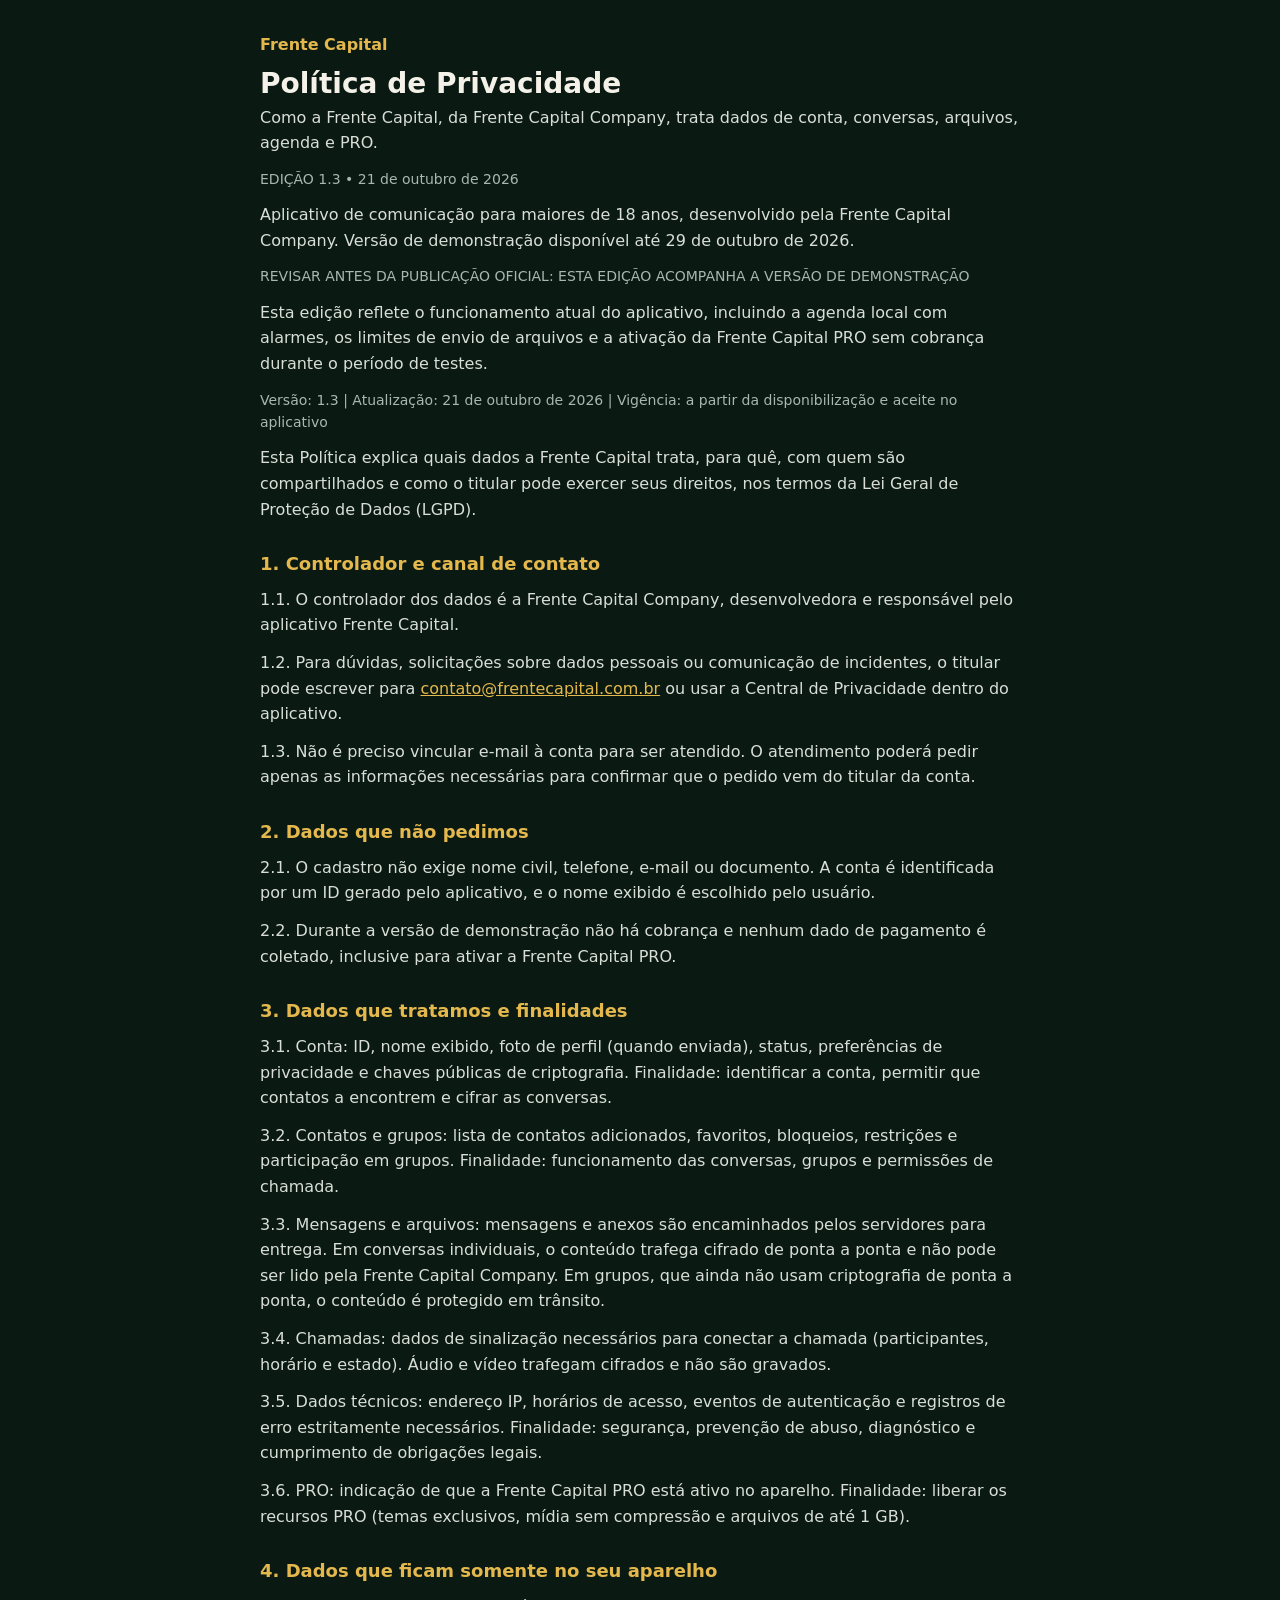
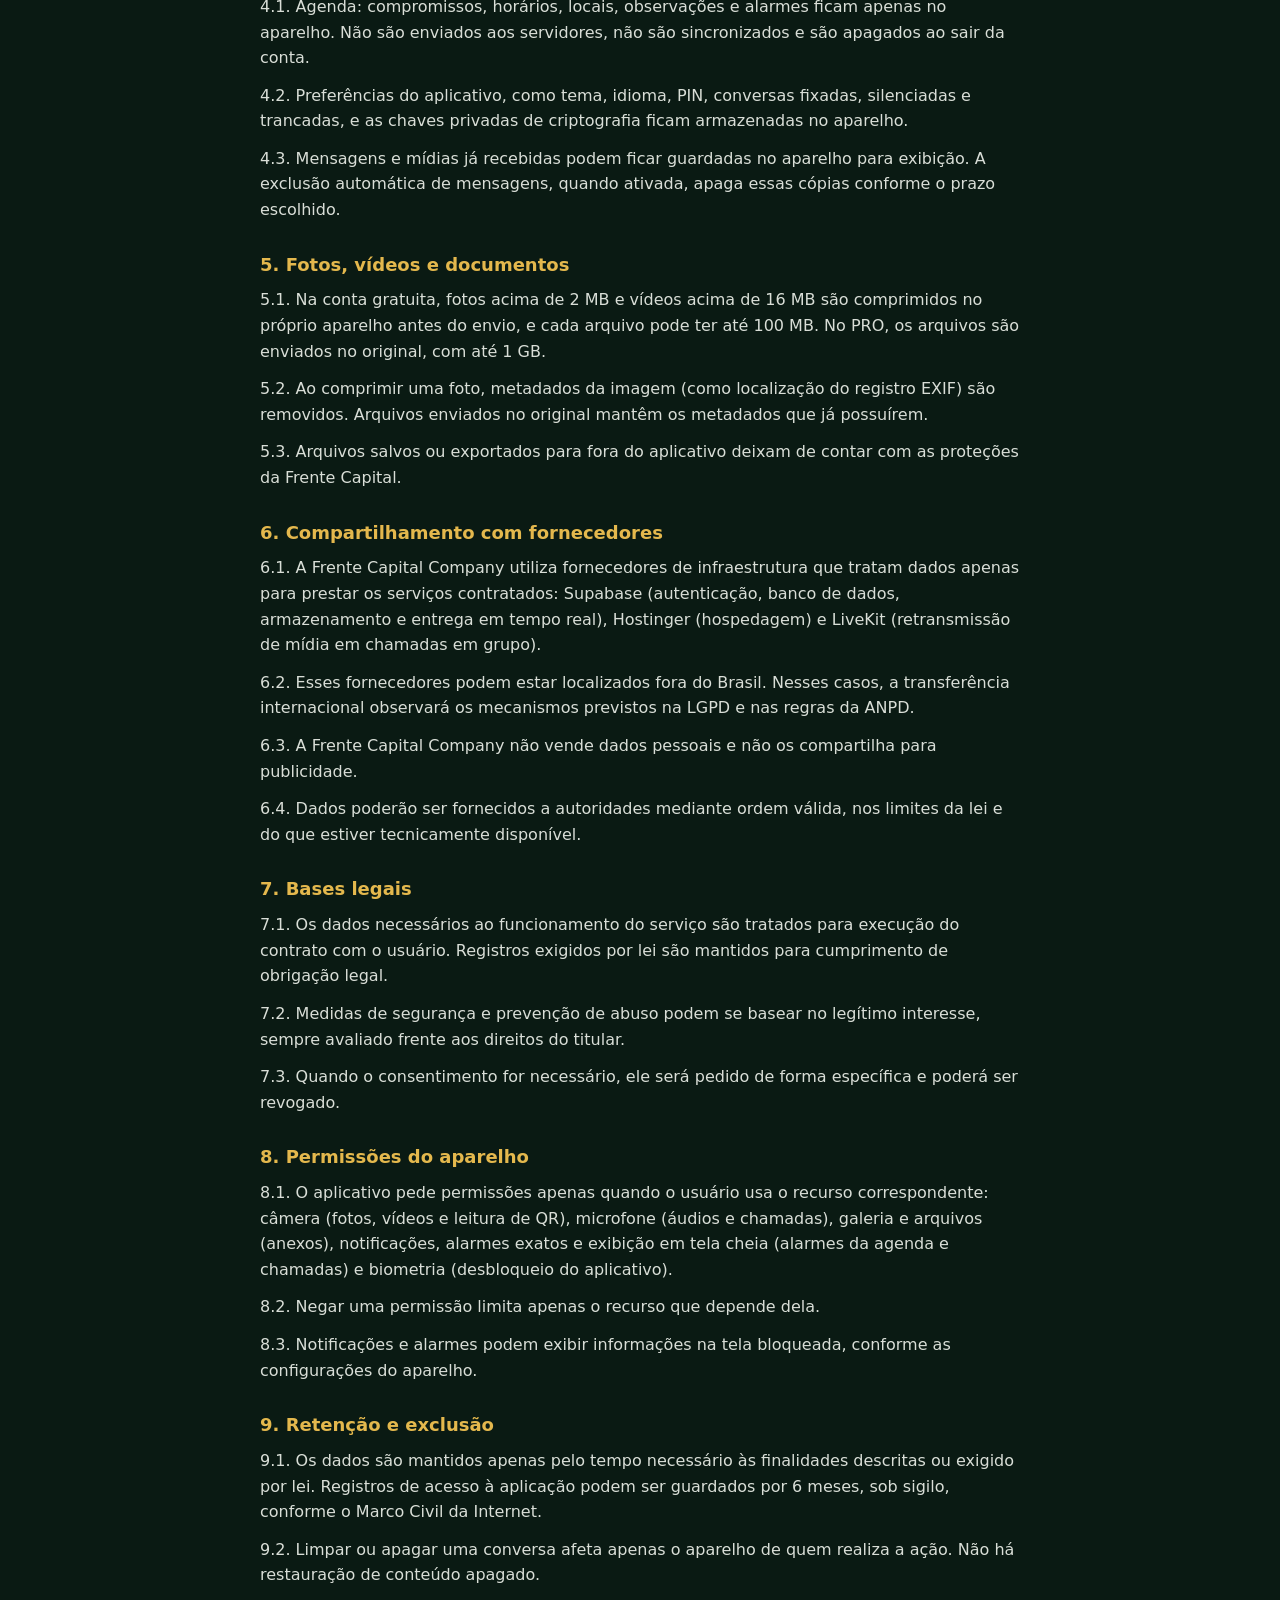
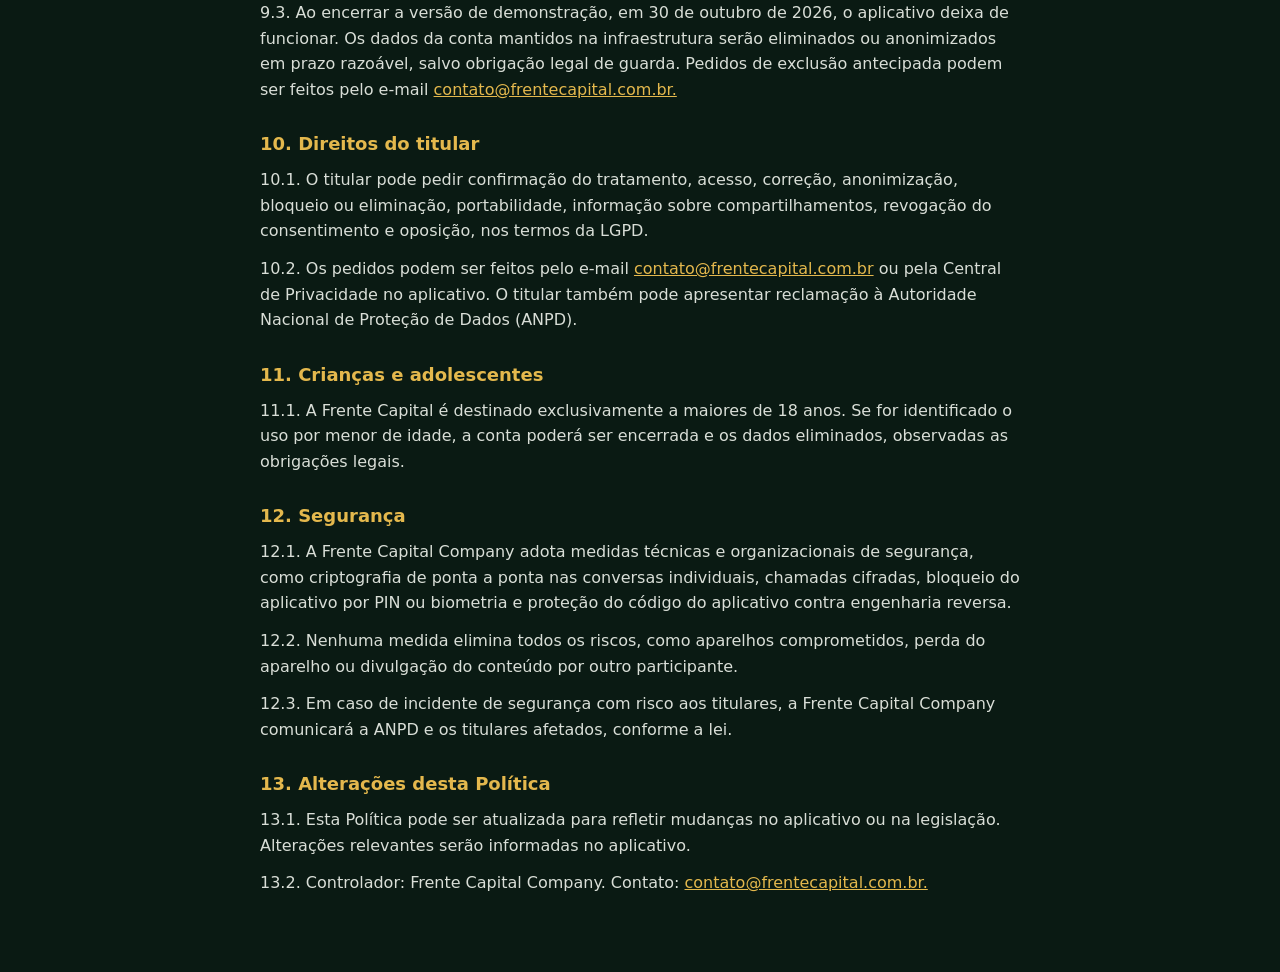
<file: privacidade.html>
<!doctype html>
<html lang="pt-BR">
<head>
<meta charset="utf-8">
<meta name="viewport" content="width=device-width, initial-scale=1">
<title>Política de Privacidade · Frente Capital</title>
<link rel="icon" href="favicon.png">
<style>
:root { color-scheme: dark; }
body { margin: 0; background: #0A1A13; color: #F4F1E8;
  font: 16px/1.6 Poppins, system-ui, -apple-system, sans-serif; }
main { max-width: 760px; margin: 0 auto; padding: 32px 16px 64px; }
h1 { font-size: 28px; line-height: 1.25; margin: 8px 0 4px; }
h2 { font-size: 18px; margin: 28px 0 8px; color: #E4B84D; }
p { margin: 0 0 12px; color: #D9DED7; }
.meta { color: #A9B8AE; font-size: 14px; }
a { color: #E4B84D; }
header a { text-decoration: none; font-weight: 700; }
</style>
</head>
<body><main>
<header><a href="/">Frente Capital</a></header>
<h1>Política de Privacidade</h1>
<p>Como a Frente Capital, da Frente Capital Company, trata dados de conta, conversas, arquivos, agenda e PRO.</p>
<p class="meta">EDIÇÃO 1.3  •  21 de outubro de 2026</p>
<p>Aplicativo de comunicação para maiores de 18 anos, desenvolvido pela Frente Capital Company. Versão de demonstração disponível até 29 de outubro de 2026.</p>
<p class="meta">REVISAR ANTES DA PUBLICAÇÃO OFICIAL: ESTA EDIÇÃO ACOMPANHA A VERSÃO DE DEMONSTRAÇÃO</p>
<p>Esta edição reflete o funcionamento atual do aplicativo, incluindo a agenda local com alarmes, os limites de envio de arquivos e a ativação da Frente Capital PRO sem cobrança durante o período de testes.</p>
<p class="meta">Versão: 1.3  |  Atualização: 21 de outubro de 2026  |  Vigência: a partir da disponibilização e aceite no aplicativo</p>
<p>Esta Política explica quais dados a Frente Capital trata, para quê, com quem são compartilhados e como o titular pode exercer seus direitos, nos termos da Lei Geral de Proteção de Dados (LGPD).</p>
<h2>1. Controlador e canal de contato</h2>
<p>1.1. O controlador dos dados é a Frente Capital Company, desenvolvedora e responsável pelo aplicativo Frente Capital.</p>
<p>1.2. Para dúvidas, solicitações sobre dados pessoais ou comunicação de incidentes, o titular pode escrever para <a href="mailto:contato@frentecapital.com.br">contato@frentecapital.com.br</a> ou usar a Central de Privacidade dentro do aplicativo.</p>
<p>1.3. Não é preciso vincular e-mail à conta para ser atendido. O atendimento poderá pedir apenas as informações necessárias para confirmar que o pedido vem do titular da conta.</p>
<h2>2. Dados que não pedimos</h2>
<p>2.1. O cadastro não exige nome civil, telefone, e-mail ou documento. A conta é identificada por um ID gerado pelo aplicativo, e o nome exibido é escolhido pelo usuário.</p>
<p>2.2. Durante a versão de demonstração não há cobrança e nenhum dado de pagamento é coletado, inclusive para ativar a Frente Capital PRO.</p>
<h2>3. Dados que tratamos e finalidades</h2>
<p>3.1. Conta: ID, nome exibido, foto de perfil (quando enviada), status, preferências de privacidade e chaves públicas de criptografia. Finalidade: identificar a conta, permitir que contatos a encontrem e cifrar as conversas.</p>
<p>3.2. Contatos e grupos: lista de contatos adicionados, favoritos, bloqueios, restrições e participação em grupos. Finalidade: funcionamento das conversas, grupos e permissões de chamada.</p>
<p>3.3. Mensagens e arquivos: mensagens e anexos são encaminhados pelos servidores para entrega. Em conversas individuais, o conteúdo trafega cifrado de ponta a ponta e não pode ser lido pela Frente Capital Company. Em grupos, que ainda não usam criptografia de ponta a ponta, o conteúdo é protegido em trânsito.</p>
<p>3.4. Chamadas: dados de sinalização necessários para conectar a chamada (participantes, horário e estado). Áudio e vídeo trafegam cifrados e não são gravados.</p>
<p>3.5. Dados técnicos: endereço IP, horários de acesso, eventos de autenticação e registros de erro estritamente necessários. Finalidade: segurança, prevenção de abuso, diagnóstico e cumprimento de obrigações legais.</p>
<p>3.6. PRO: indicação de que a Frente Capital PRO está ativo no aparelho. Finalidade: liberar os recursos PRO (temas exclusivos, mídia sem compressão e arquivos de até 1 GB).</p>
<h2>4. Dados que ficam somente no seu aparelho</h2>
<p>4.1. Agenda: compromissos, horários, locais, observações e alarmes ficam apenas no aparelho. Não são enviados aos servidores, não são sincronizados e são apagados ao sair da conta.</p>
<p>4.2. Preferências do aplicativo, como tema, idioma, PIN, conversas fixadas, silenciadas e trancadas, e as chaves privadas de criptografia ficam armazenadas no aparelho.</p>
<p>4.3. Mensagens e mídias já recebidas podem ficar guardadas no aparelho para exibição. A exclusão automática de mensagens, quando ativada, apaga essas cópias conforme o prazo escolhido.</p>
<h2>5. Fotos, vídeos e documentos</h2>
<p>5.1. Na conta gratuita, fotos acima de 2 MB e vídeos acima de 16 MB são comprimidos no próprio aparelho antes do envio, e cada arquivo pode ter até 100 MB. No PRO, os arquivos são enviados no original, com até 1 GB.</p>
<p>5.2. Ao comprimir uma foto, metadados da imagem (como localização do registro EXIF) são removidos. Arquivos enviados no original mantêm os metadados que já possuírem.</p>
<p>5.3. Arquivos salvos ou exportados para fora do aplicativo deixam de contar com as proteções da Frente Capital.</p>
<h2>6. Compartilhamento com fornecedores</h2>
<p>6.1. A Frente Capital Company utiliza fornecedores de infraestrutura que tratam dados apenas para prestar os serviços contratados: Supabase (autenticação, banco de dados, armazenamento e entrega em tempo real), Hostinger (hospedagem) e LiveKit (retransmissão de mídia em chamadas em grupo).</p>
<p>6.2. Esses fornecedores podem estar localizados fora do Brasil. Nesses casos, a transferência internacional observará os mecanismos previstos na LGPD e nas regras da ANPD.</p>
<p>6.3. A Frente Capital Company não vende dados pessoais e não os compartilha para publicidade.</p>
<p>6.4. Dados poderão ser fornecidos a autoridades mediante ordem válida, nos limites da lei e do que estiver tecnicamente disponível.</p>
<h2>7. Bases legais</h2>
<p>7.1. Os dados necessários ao funcionamento do serviço são tratados para execução do contrato com o usuário. Registros exigidos por lei são mantidos para cumprimento de obrigação legal.</p>
<p>7.2. Medidas de segurança e prevenção de abuso podem se basear no legítimo interesse, sempre avaliado frente aos direitos do titular.</p>
<p>7.3. Quando o consentimento for necessário, ele será pedido de forma específica e poderá ser revogado.</p>
<h2>8. Permissões do aparelho</h2>
<p>8.1. O aplicativo pede permissões apenas quando o usuário usa o recurso correspondente: câmera (fotos, vídeos e leitura de QR), microfone (áudios e chamadas), galeria e arquivos (anexos), notificações, alarmes exatos e exibição em tela cheia (alarmes da agenda e chamadas) e biometria (desbloqueio do aplicativo).</p>
<p>8.2. Negar uma permissão limita apenas o recurso que depende dela.</p>
<p>8.3. Notificações e alarmes podem exibir informações na tela bloqueada, conforme as configurações do aparelho.</p>
<h2>9. Retenção e exclusão</h2>
<p>9.1. Os dados são mantidos apenas pelo tempo necessário às finalidades descritas ou exigido por lei. Registros de acesso à aplicação podem ser guardados por 6 meses, sob sigilo, conforme o Marco Civil da Internet.</p>
<p>9.2. Limpar ou apagar uma conversa afeta apenas o aparelho de quem realiza a ação. Não há restauração de conteúdo apagado.</p>
<p>9.3. Ao encerrar a versão de demonstração, em 30 de outubro de 2026, o aplicativo deixa de funcionar. Os dados da conta mantidos na infraestrutura serão eliminados ou anonimizados em prazo razoável, salvo obrigação legal de guarda. Pedidos de exclusão antecipada podem ser feitos pelo e-mail <a href="mailto:contato@frentecapital.com.br.">contato@frentecapital.com.br.</a></p>
<h2>10. Direitos do titular</h2>
<p>10.1. O titular pode pedir confirmação do tratamento, acesso, correção, anonimização, bloqueio ou eliminação, portabilidade, informação sobre compartilhamentos, revogação do consentimento e oposição, nos termos da LGPD.</p>
<p>10.2. Os pedidos podem ser feitos pelo e-mail <a href="mailto:contato@frentecapital.com.br">contato@frentecapital.com.br</a> ou pela Central de Privacidade no aplicativo. O titular também pode apresentar reclamação à Autoridade Nacional de Proteção de Dados (ANPD).</p>
<h2>11. Crianças e adolescentes</h2>
<p>11.1. A Frente Capital é destinado exclusivamente a maiores de 18 anos. Se for identificado o uso por menor de idade, a conta poderá ser encerrada e os dados eliminados, observadas as obrigações legais.</p>
<h2>12. Segurança</h2>
<p>12.1. A Frente Capital Company adota medidas técnicas e organizacionais de segurança, como criptografia de ponta a ponta nas conversas individuais, chamadas cifradas, bloqueio do aplicativo por PIN ou biometria e proteção do código do aplicativo contra engenharia reversa.</p>
<p>12.2. Nenhuma medida elimina todos os riscos, como aparelhos comprometidos, perda do aparelho ou divulgação do conteúdo por outro participante.</p>
<p>12.3. Em caso de incidente de segurança com risco aos titulares, a Frente Capital Company comunicará a ANPD e os titulares afetados, conforme a lei.</p>
<h2>13. Alterações desta Política</h2>
<p>13.1. Esta Política pode ser atualizada para refletir mudanças no aplicativo ou na legislação. Alterações relevantes serão informadas no aplicativo.</p>
<p>13.2. Controlador: Frente Capital Company. Contato: <a href="mailto:contato@frentecapital.com.br.">contato@frentecapital.com.br.</a></p>
</main></body>
</html>
</file>
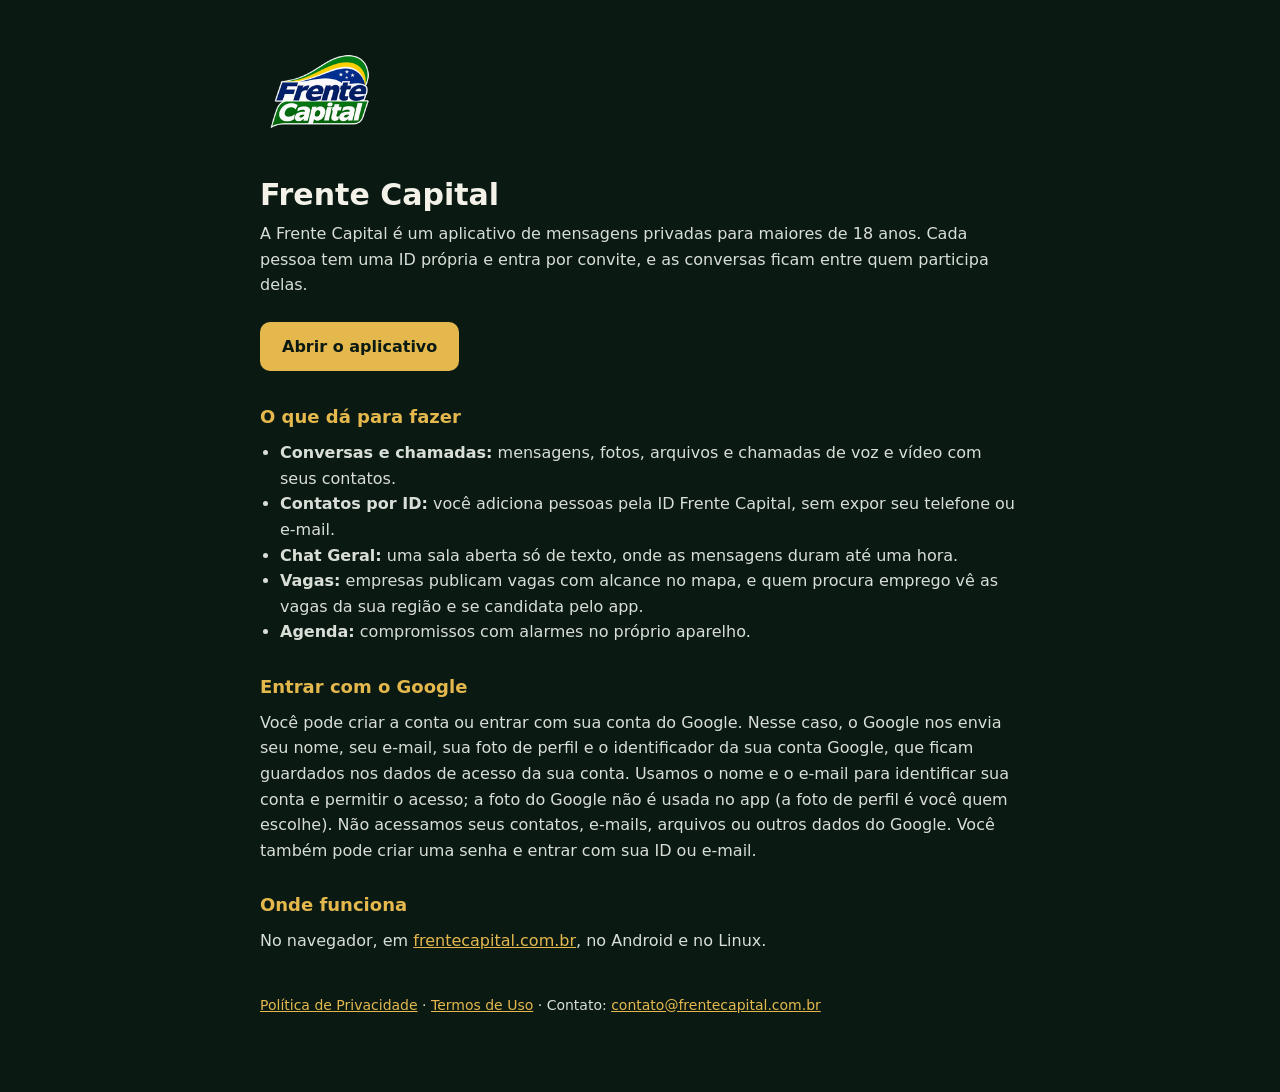
<file: sobre.html>
<!doctype html>
<html lang="pt-BR">
<head>
<meta charset="utf-8">
<meta name="viewport" content="width=device-width, initial-scale=1">
<title>Frente Capital · Mensageiro privado</title>
<meta name="description" content="Frente Capital é um aplicativo de mensagens privadas, com vagas de emprego e agenda, para maiores de 18 anos.">
<link rel="icon" href="favicon.png">
<style>
:root { color-scheme: dark; }
body { margin: 0; background: #0A1A13; color: #F4F1E8;
  font: 16px/1.6 Poppins, system-ui, -apple-system, sans-serif; }
main { max-width: 760px; margin: 0 auto; padding: 32px 16px 64px; }
h1 { font-size: 30px; line-height: 1.25; margin: 16px 0 8px; }
h2 { font-size: 18px; margin: 28px 0 8px; color: #E4B84D; }
p, li { color: #D9DED7; }
p { margin: 0 0 12px; }
ul { padding-left: 20px; margin: 0 0 12px; }
a { color: #E4B84D; }
.logo { width: 120px; height: auto; }
.cta { display: inline-block; margin: 12px 0 4px; padding: 12px 22px; border-radius: 10px;
  background: #E4B84D; color: #0A1A13; font-weight: 700; text-decoration: none; }
footer { margin-top: 40px; font-size: 14px; color: #A9B8AE; }
</style>
</head>
<body><main>
<img class="logo" src="icons/Icon-192.png" alt="Logo da Frente Capital">
<h1>Frente Capital</h1>
<p>A Frente Capital é um aplicativo de mensagens privadas para maiores de 18 anos.
Cada pessoa tem uma ID própria e entra por convite, e as conversas ficam entre quem participa delas.</p>
<a class="cta" href="/">Abrir o aplicativo</a>

<h2>O que dá para fazer</h2>
<ul>
<li><strong>Conversas e chamadas:</strong> mensagens, fotos, arquivos e chamadas de voz e vídeo com seus contatos.</li>
<li><strong>Contatos por ID:</strong> você adiciona pessoas pela ID Frente Capital, sem expor seu telefone ou e-mail.</li>
<li><strong>Chat Geral:</strong> uma sala aberta só de texto, onde as mensagens duram até uma hora.</li>
<li><strong>Vagas:</strong> empresas publicam vagas com alcance no mapa, e quem procura emprego vê as vagas da sua região e se candidata pelo app.</li>
<li><strong>Agenda:</strong> compromissos com alarmes no próprio aparelho.</li>
</ul>

<h2>Entrar com o Google</h2>
<p>Você pode criar a conta ou entrar com sua conta do Google. Nesse caso, o Google nos envia seu
nome, seu e-mail, sua foto de perfil e o identificador da sua conta Google, que ficam guardados
nos dados de acesso da sua conta. Usamos o nome e o e-mail para identificar sua conta e permitir o
acesso; a foto do Google não é usada no app (a foto de perfil é você quem escolhe). Não acessamos
seus contatos, e-mails, arquivos ou outros dados do Google. Você também pode criar uma senha e
entrar com sua ID ou e-mail.</p>

<h2>Onde funciona</h2>
<p>No navegador, em <a href="/">frentecapital.com.br</a>, no Android e no Linux.</p>

<footer>
<p><a href="privacidade.html">Política de Privacidade</a> · <a href="termos.html">Termos de Uso</a> ·
Contato: <a href="mailto:contato@frentecapital.com.br">contato@frentecapital.com.br</a></p>
</footer>
</main></body>
</html>
</file>
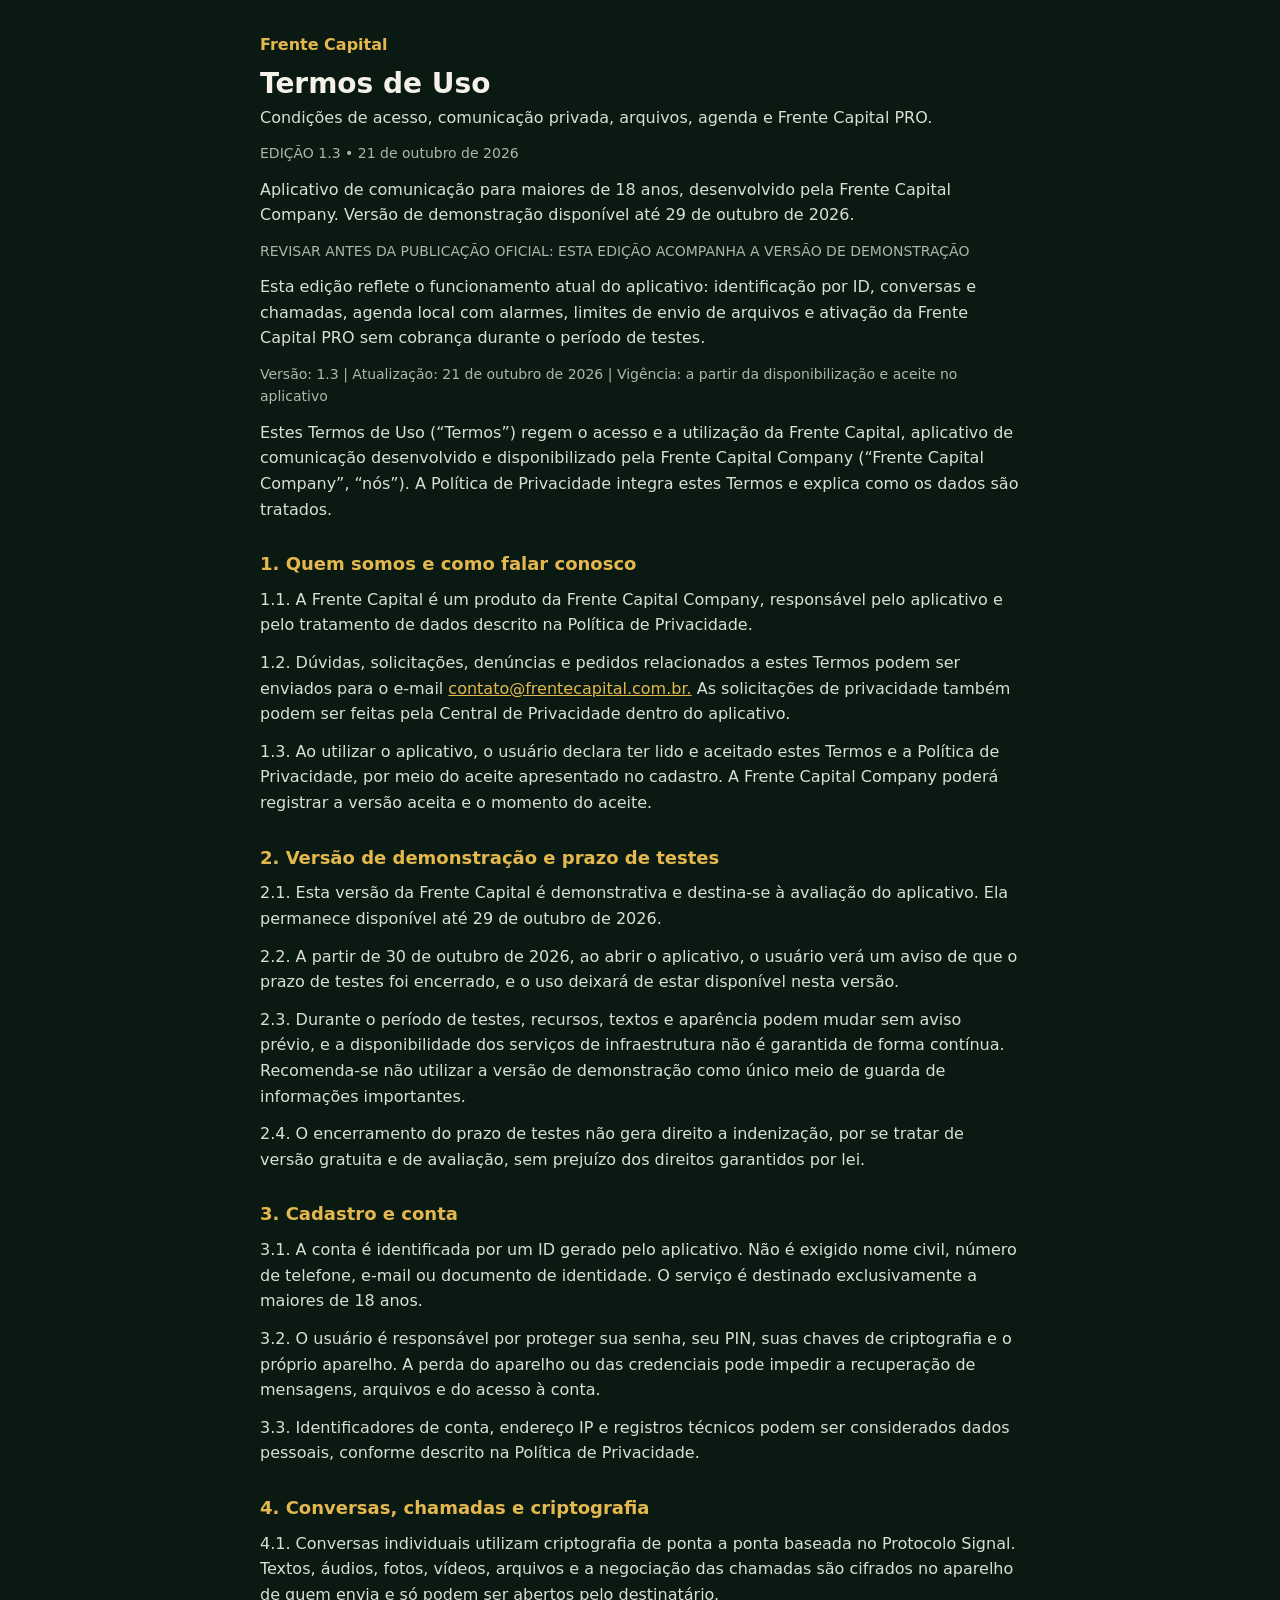
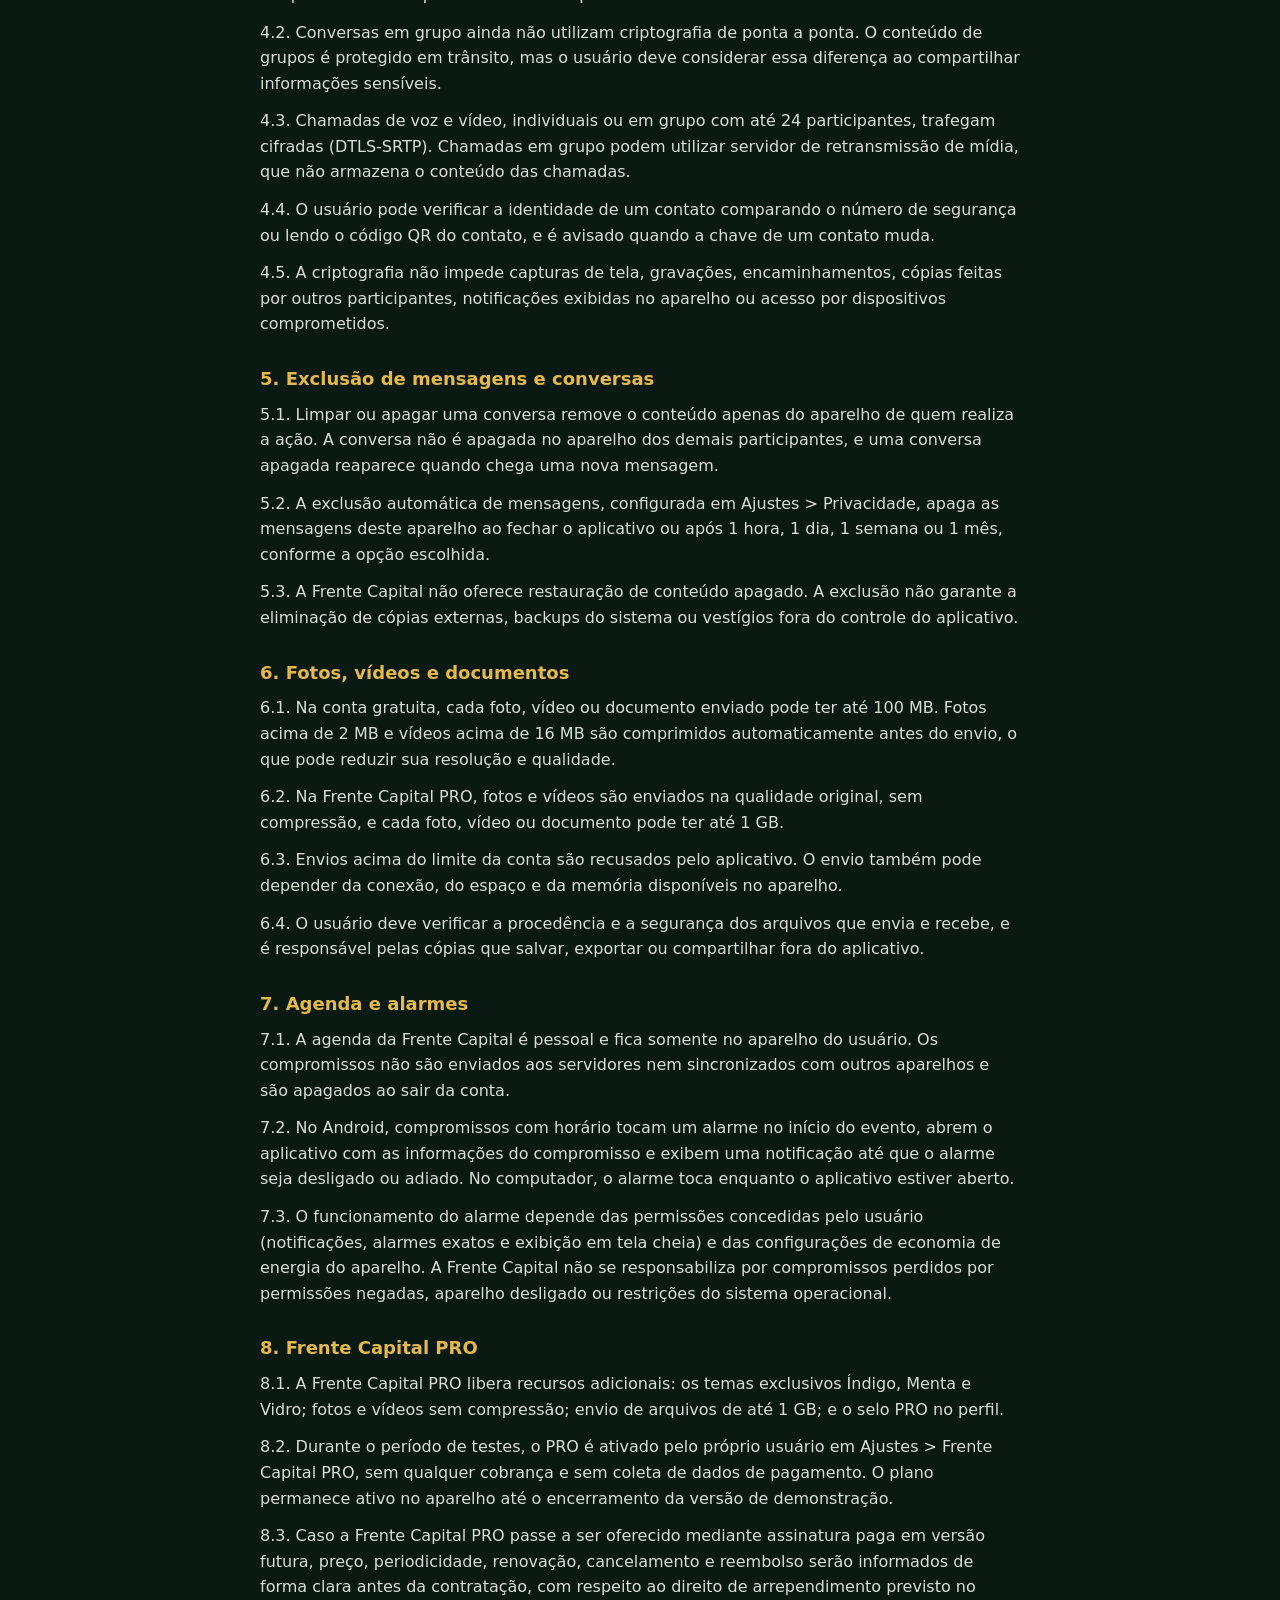
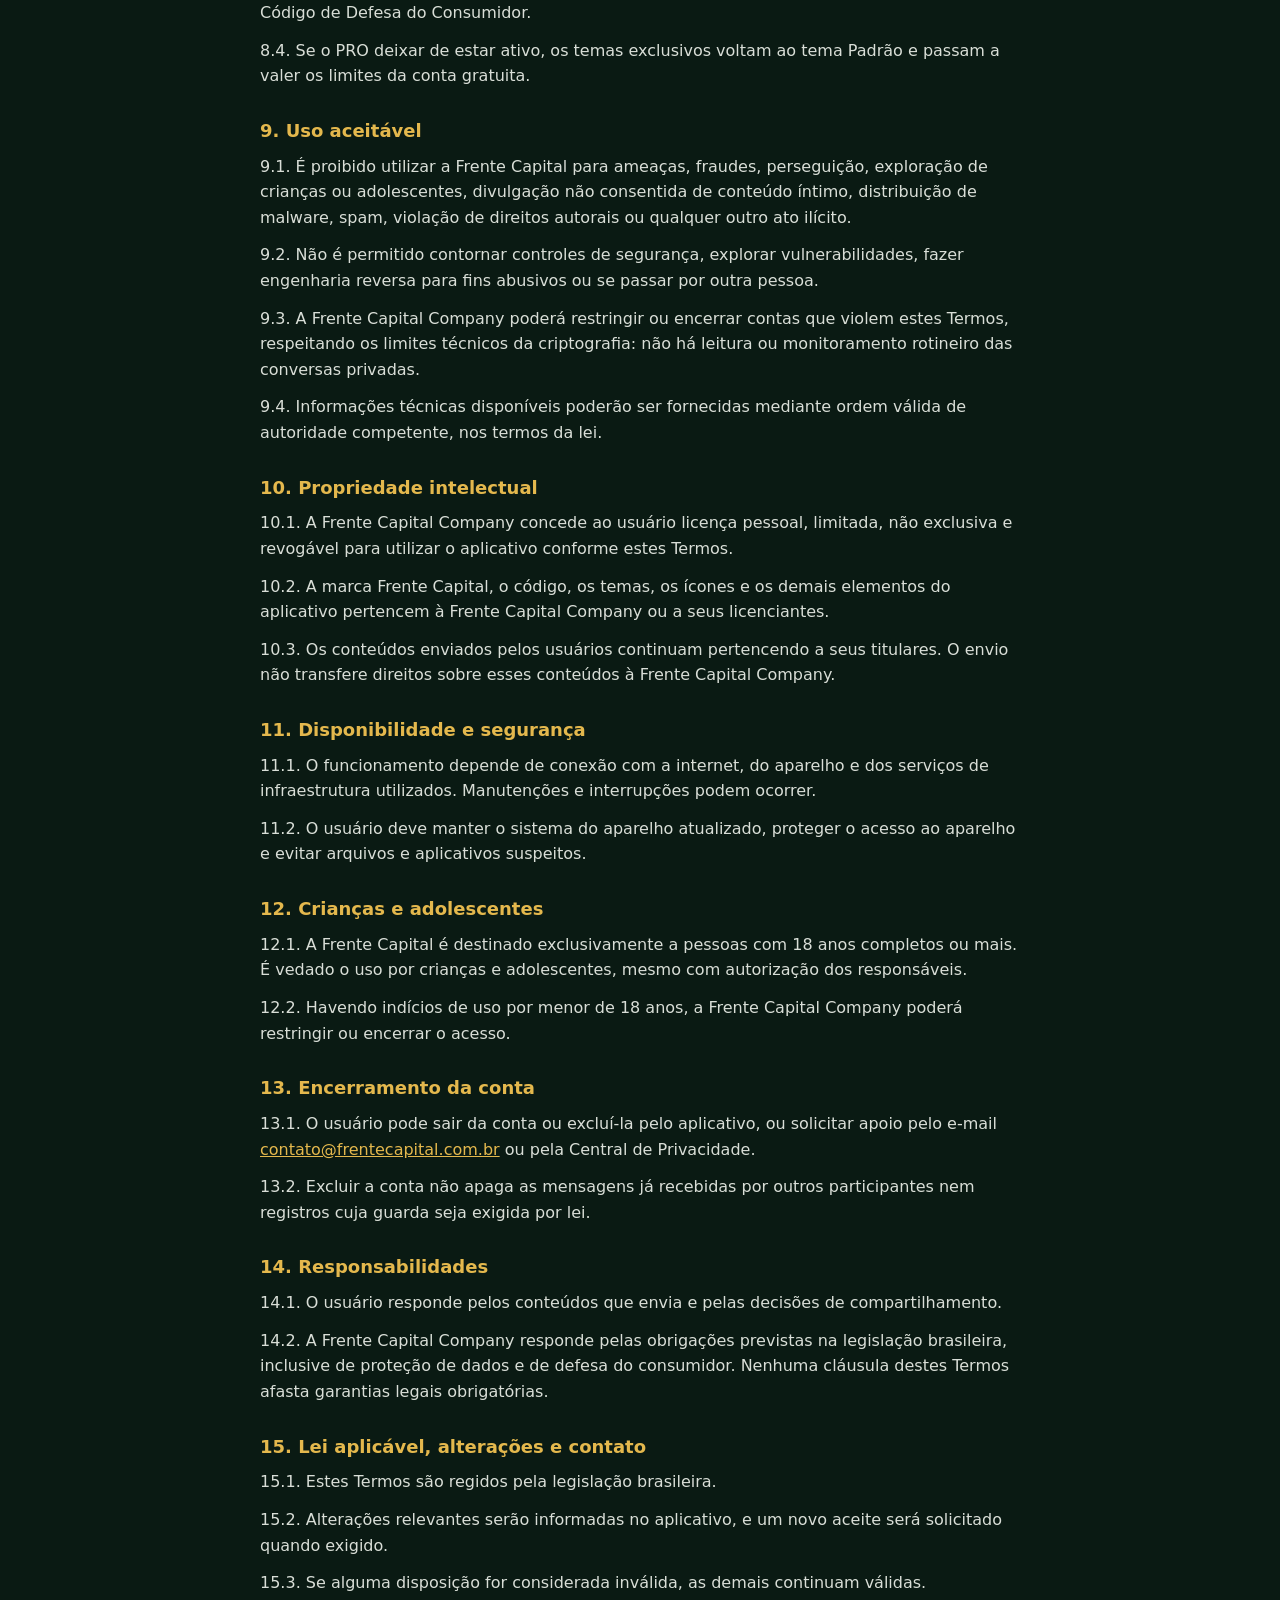
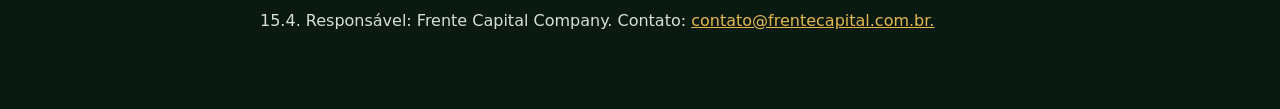
<file: termos.html>
<!doctype html>
<html lang="pt-BR">
<head>
<meta charset="utf-8">
<meta name="viewport" content="width=device-width, initial-scale=1">
<title>Termos de Uso · Frente Capital</title>
<link rel="icon" href="favicon.png">
<style>
:root { color-scheme: dark; }
body { margin: 0; background: #0A1A13; color: #F4F1E8;
  font: 16px/1.6 Poppins, system-ui, -apple-system, sans-serif; }
main { max-width: 760px; margin: 0 auto; padding: 32px 16px 64px; }
h1 { font-size: 28px; line-height: 1.25; margin: 8px 0 4px; }
h2 { font-size: 18px; margin: 28px 0 8px; color: #E4B84D; }
p { margin: 0 0 12px; color: #D9DED7; }
.meta { color: #A9B8AE; font-size: 14px; }
a { color: #E4B84D; }
header a { text-decoration: none; font-weight: 700; }
</style>
</head>
<body><main>
<header><a href="/">Frente Capital</a></header>
<h1>Termos de Uso</h1>
<p>Condições de acesso, comunicação privada, arquivos, agenda e Frente Capital PRO.</p>
<p class="meta">EDIÇÃO 1.3  •  21 de outubro de 2026</p>
<p>Aplicativo de comunicação para maiores de 18 anos, desenvolvido pela Frente Capital Company. Versão de demonstração disponível até 29 de outubro de 2026.</p>
<p class="meta">REVISAR ANTES DA PUBLICAÇÃO OFICIAL: ESTA EDIÇÃO ACOMPANHA A VERSÃO DE DEMONSTRAÇÃO</p>
<p>Esta edição reflete o funcionamento atual do aplicativo: identificação por ID, conversas e chamadas, agenda local com alarmes, limites de envio de arquivos e ativação da Frente Capital PRO sem cobrança durante o período de testes.</p>
<p class="meta">Versão: 1.3  |  Atualização: 21 de outubro de 2026  |  Vigência: a partir da disponibilização e aceite no aplicativo</p>
<p>Estes Termos de Uso (“Termos”) regem o acesso e a utilização da Frente Capital, aplicativo de comunicação desenvolvido e disponibilizado pela Frente Capital Company (“Frente Capital Company”, “nós”). A Política de Privacidade integra estes Termos e explica como os dados são tratados.</p>
<h2>1. Quem somos e como falar conosco</h2>
<p>1.1. A Frente Capital é um produto da Frente Capital Company, responsável pelo aplicativo e pelo tratamento de dados descrito na Política de Privacidade.</p>
<p>1.2. Dúvidas, solicitações, denúncias e pedidos relacionados a estes Termos podem ser enviados para o e-mail <a href="mailto:contato@frentecapital.com.br.">contato@frentecapital.com.br.</a> As solicitações de privacidade também podem ser feitas pela Central de Privacidade dentro do aplicativo.</p>
<p>1.3. Ao utilizar o aplicativo, o usuário declara ter lido e aceitado estes Termos e a Política de Privacidade, por meio do aceite apresentado no cadastro. A Frente Capital Company poderá registrar a versão aceita e o momento do aceite.</p>
<h2>2. Versão de demonstração e prazo de testes</h2>
<p>2.1. Esta versão da Frente Capital é demonstrativa e destina-se à avaliação do aplicativo. Ela permanece disponível até 29 de outubro de 2026.</p>
<p>2.2. A partir de 30 de outubro de 2026, ao abrir o aplicativo, o usuário verá um aviso de que o prazo de testes foi encerrado, e o uso deixará de estar disponível nesta versão.</p>
<p>2.3. Durante o período de testes, recursos, textos e aparência podem mudar sem aviso prévio, e a disponibilidade dos serviços de infraestrutura não é garantida de forma contínua. Recomenda-se não utilizar a versão de demonstração como único meio de guarda de informações importantes.</p>
<p>2.4. O encerramento do prazo de testes não gera direito a indenização, por se tratar de versão gratuita e de avaliação, sem prejuízo dos direitos garantidos por lei.</p>
<h2>3. Cadastro e conta</h2>
<p>3.1. A conta é identificada por um ID gerado pelo aplicativo. Não é exigido nome civil, número de telefone, e-mail ou documento de identidade. O serviço é destinado exclusivamente a maiores de 18 anos.</p>
<p>3.2. O usuário é responsável por proteger sua senha, seu PIN, suas chaves de criptografia e o próprio aparelho. A perda do aparelho ou das credenciais pode impedir a recuperação de mensagens, arquivos e do acesso à conta.</p>
<p>3.3. Identificadores de conta, endereço IP e registros técnicos podem ser considerados dados pessoais, conforme descrito na Política de Privacidade.</p>
<h2>4. Conversas, chamadas e criptografia</h2>
<p>4.1. Conversas individuais utilizam criptografia de ponta a ponta baseada no Protocolo Signal. Textos, áudios, fotos, vídeos, arquivos e a negociação das chamadas são cifrados no aparelho de quem envia e só podem ser abertos pelo destinatário.</p>
<p>4.2. Conversas em grupo ainda não utilizam criptografia de ponta a ponta. O conteúdo de grupos é protegido em trânsito, mas o usuário deve considerar essa diferença ao compartilhar informações sensíveis.</p>
<p>4.3. Chamadas de voz e vídeo, individuais ou em grupo com até 24 participantes, trafegam cifradas (DTLS-SRTP). Chamadas em grupo podem utilizar servidor de retransmissão de mídia, que não armazena o conteúdo das chamadas.</p>
<p>4.4. O usuário pode verificar a identidade de um contato comparando o número de segurança ou lendo o código QR do contato, e é avisado quando a chave de um contato muda.</p>
<p>4.5. A criptografia não impede capturas de tela, gravações, encaminhamentos, cópias feitas por outros participantes, notificações exibidas no aparelho ou acesso por dispositivos comprometidos.</p>
<h2>5. Exclusão de mensagens e conversas</h2>
<p>5.1. Limpar ou apagar uma conversa remove o conteúdo apenas do aparelho de quem realiza a ação. A conversa não é apagada no aparelho dos demais participantes, e uma conversa apagada reaparece quando chega uma nova mensagem.</p>
<p>5.2. A exclusão automática de mensagens, configurada em Ajustes &gt; Privacidade, apaga as mensagens deste aparelho ao fechar o aplicativo ou após 1 hora, 1 dia, 1 semana ou 1 mês, conforme a opção escolhida.</p>
<p>5.3. A Frente Capital não oferece restauração de conteúdo apagado. A exclusão não garante a eliminação de cópias externas, backups do sistema ou vestígios fora do controle do aplicativo.</p>
<h2>6. Fotos, vídeos e documentos</h2>
<p>6.1. Na conta gratuita, cada foto, vídeo ou documento enviado pode ter até 100 MB. Fotos acima de 2 MB e vídeos acima de 16 MB são comprimidos automaticamente antes do envio, o que pode reduzir sua resolução e qualidade.</p>
<p>6.2. Na Frente Capital PRO, fotos e vídeos são enviados na qualidade original, sem compressão, e cada foto, vídeo ou documento pode ter até 1 GB.</p>
<p>6.3. Envios acima do limite da conta são recusados pelo aplicativo. O envio também pode depender da conexão, do espaço e da memória disponíveis no aparelho.</p>
<p>6.4. O usuário deve verificar a procedência e a segurança dos arquivos que envia e recebe, e é responsável pelas cópias que salvar, exportar ou compartilhar fora do aplicativo.</p>
<h2>7. Agenda e alarmes</h2>
<p>7.1. A agenda da Frente Capital é pessoal e fica somente no aparelho do usuário. Os compromissos não são enviados aos servidores nem sincronizados com outros aparelhos e são apagados ao sair da conta.</p>
<p>7.2. No Android, compromissos com horário tocam um alarme no início do evento, abrem o aplicativo com as informações do compromisso e exibem uma notificação até que o alarme seja desligado ou adiado. No computador, o alarme toca enquanto o aplicativo estiver aberto.</p>
<p>7.3. O funcionamento do alarme depende das permissões concedidas pelo usuário (notificações, alarmes exatos e exibição em tela cheia) e das configurações de economia de energia do aparelho. A Frente Capital não se responsabiliza por compromissos perdidos por permissões negadas, aparelho desligado ou restrições do sistema operacional.</p>
<h2>8. Frente Capital PRO</h2>
<p>8.1. A Frente Capital PRO libera recursos adicionais: os temas exclusivos Índigo, Menta e Vidro; fotos e vídeos sem compressão; envio de arquivos de até 1 GB; e o selo PRO no perfil.</p>
<p>8.2. Durante o período de testes, o PRO é ativado pelo próprio usuário em Ajustes &gt; Frente Capital PRO, sem qualquer cobrança e sem coleta de dados de pagamento. O plano permanece ativo no aparelho até o encerramento da versão de demonstração.</p>
<p>8.3. Caso a Frente Capital PRO passe a ser oferecido mediante assinatura paga em versão futura, preço, periodicidade, renovação, cancelamento e reembolso serão informados de forma clara antes da contratação, com respeito ao direito de arrependimento previsto no Código de Defesa do Consumidor.</p>
<p>8.4. Se o PRO deixar de estar ativo, os temas exclusivos voltam ao tema Padrão e passam a valer os limites da conta gratuita.</p>
<h2>9. Uso aceitável</h2>
<p>9.1. É proibido utilizar a Frente Capital para ameaças, fraudes, perseguição, exploração de crianças ou adolescentes, divulgação não consentida de conteúdo íntimo, distribuição de malware, spam, violação de direitos autorais ou qualquer outro ato ilícito.</p>
<p>9.2. Não é permitido contornar controles de segurança, explorar vulnerabilidades, fazer engenharia reversa para fins abusivos ou se passar por outra pessoa.</p>
<p>9.3. A Frente Capital Company poderá restringir ou encerrar contas que violem estes Termos, respeitando os limites técnicos da criptografia: não há leitura ou monitoramento rotineiro das conversas privadas.</p>
<p>9.4. Informações técnicas disponíveis poderão ser fornecidas mediante ordem válida de autoridade competente, nos termos da lei.</p>
<h2>10. Propriedade intelectual</h2>
<p>10.1. A Frente Capital Company concede ao usuário licença pessoal, limitada, não exclusiva e revogável para utilizar o aplicativo conforme estes Termos.</p>
<p>10.2. A marca Frente Capital, o código, os temas, os ícones e os demais elementos do aplicativo pertencem à Frente Capital Company ou a seus licenciantes.</p>
<p>10.3. Os conteúdos enviados pelos usuários continuam pertencendo a seus titulares. O envio não transfere direitos sobre esses conteúdos à Frente Capital Company.</p>
<h2>11. Disponibilidade e segurança</h2>
<p>11.1. O funcionamento depende de conexão com a internet, do aparelho e dos serviços de infraestrutura utilizados. Manutenções e interrupções podem ocorrer.</p>
<p>11.2. O usuário deve manter o sistema do aparelho atualizado, proteger o acesso ao aparelho e evitar arquivos e aplicativos suspeitos.</p>
<h2>12. Crianças e adolescentes</h2>
<p>12.1. A Frente Capital é destinado exclusivamente a pessoas com 18 anos completos ou mais. É vedado o uso por crianças e adolescentes, mesmo com autorização dos responsáveis.</p>
<p>12.2. Havendo indícios de uso por menor de 18 anos, a Frente Capital Company poderá restringir ou encerrar o acesso.</p>
<h2>13. Encerramento da conta</h2>
<p>13.1. O usuário pode sair da conta ou excluí-la pelo aplicativo, ou solicitar apoio pelo e-mail <a href="mailto:contato@frentecapital.com.br">contato@frentecapital.com.br</a> ou pela Central de Privacidade.</p>
<p>13.2. Excluir a conta não apaga as mensagens já recebidas por outros participantes nem registros cuja guarda seja exigida por lei.</p>
<h2>14. Responsabilidades</h2>
<p>14.1. O usuário responde pelos conteúdos que envia e pelas decisões de compartilhamento.</p>
<p>14.2. A Frente Capital Company responde pelas obrigações previstas na legislação brasileira, inclusive de proteção de dados e de defesa do consumidor. Nenhuma cláusula destes Termos afasta garantias legais obrigatórias.</p>
<h2>15. Lei aplicável, alterações e contato</h2>
<p>15.1. Estes Termos são regidos pela legislação brasileira.</p>
<p>15.2. Alterações relevantes serão informadas no aplicativo, e um novo aceite será solicitado quando exigido.</p>
<p>15.3. Se alguma disposição for considerada inválida, as demais continuam válidas.</p>
<p>15.4. Responsável: Frente Capital Company. Contato: <a href="mailto:contato@frentecapital.com.br.">contato@frentecapital.com.br.</a></p>
</main></body>
</html>
</file>
